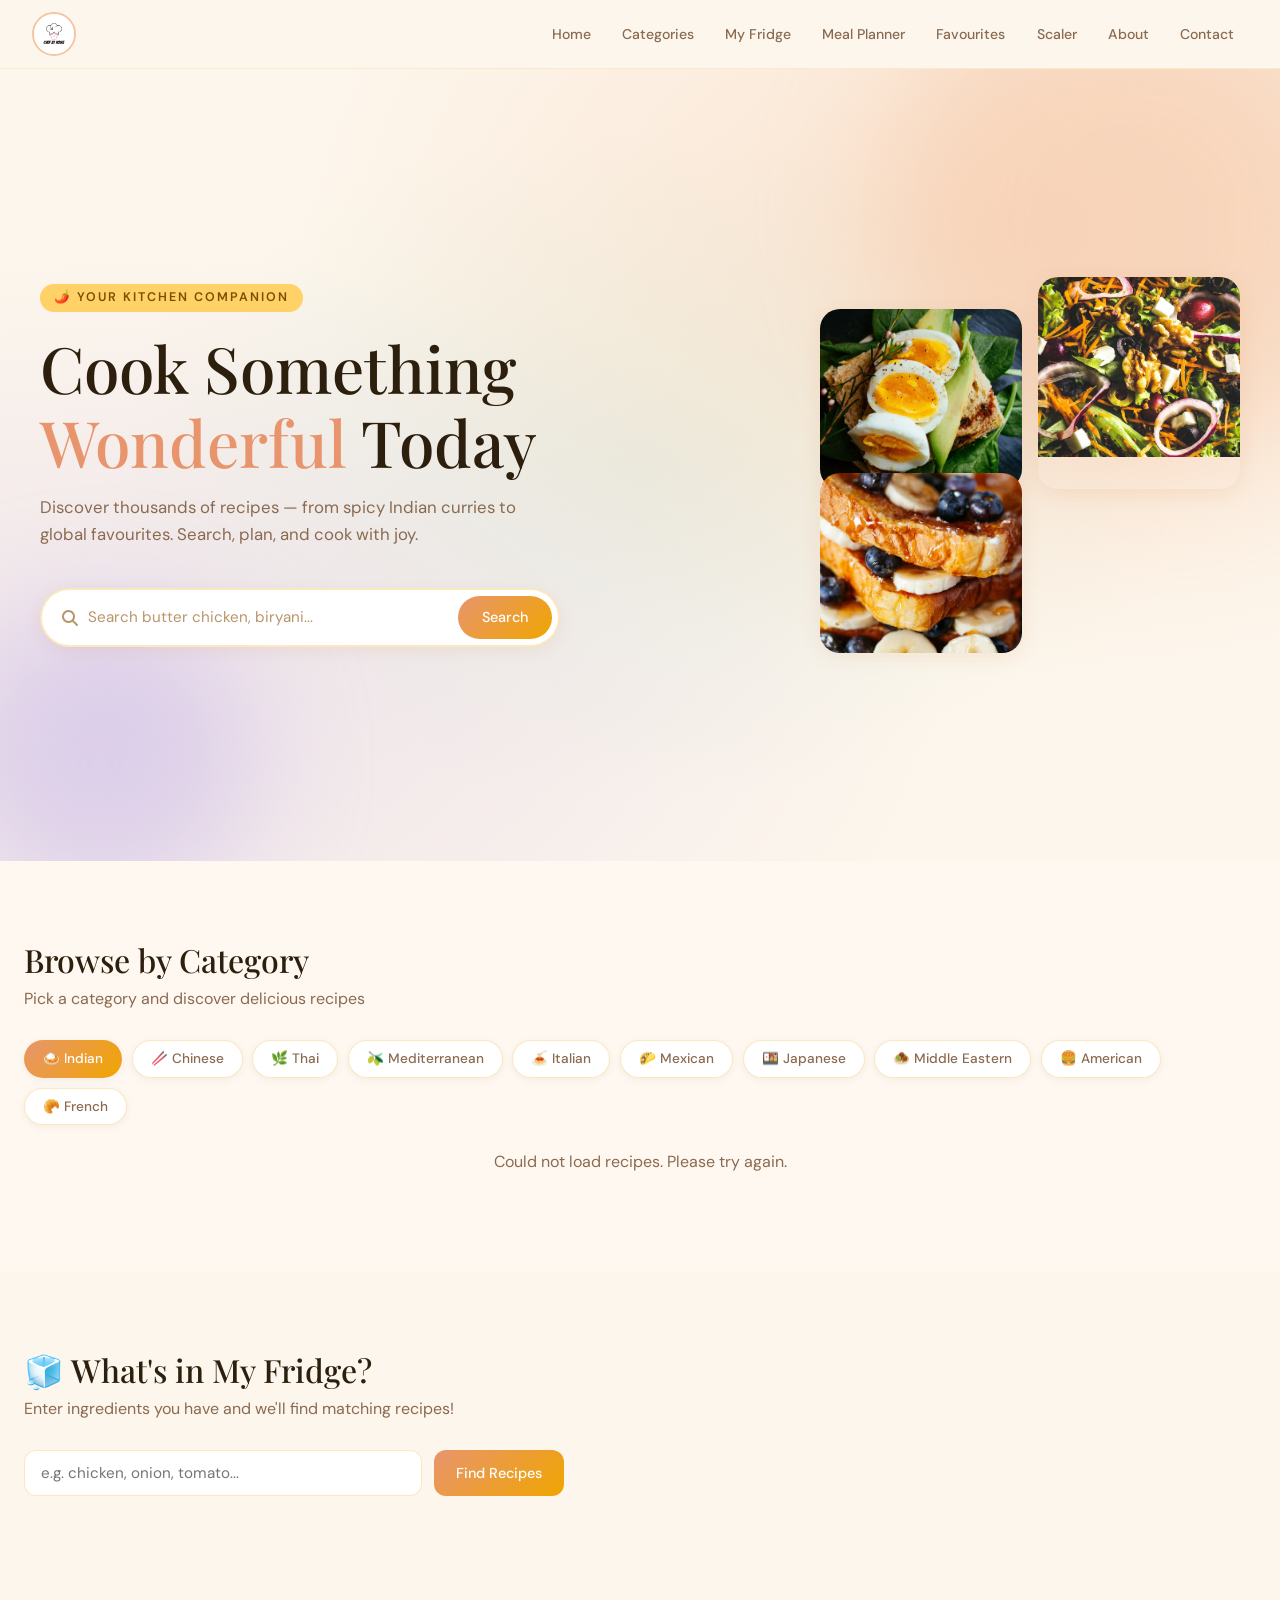
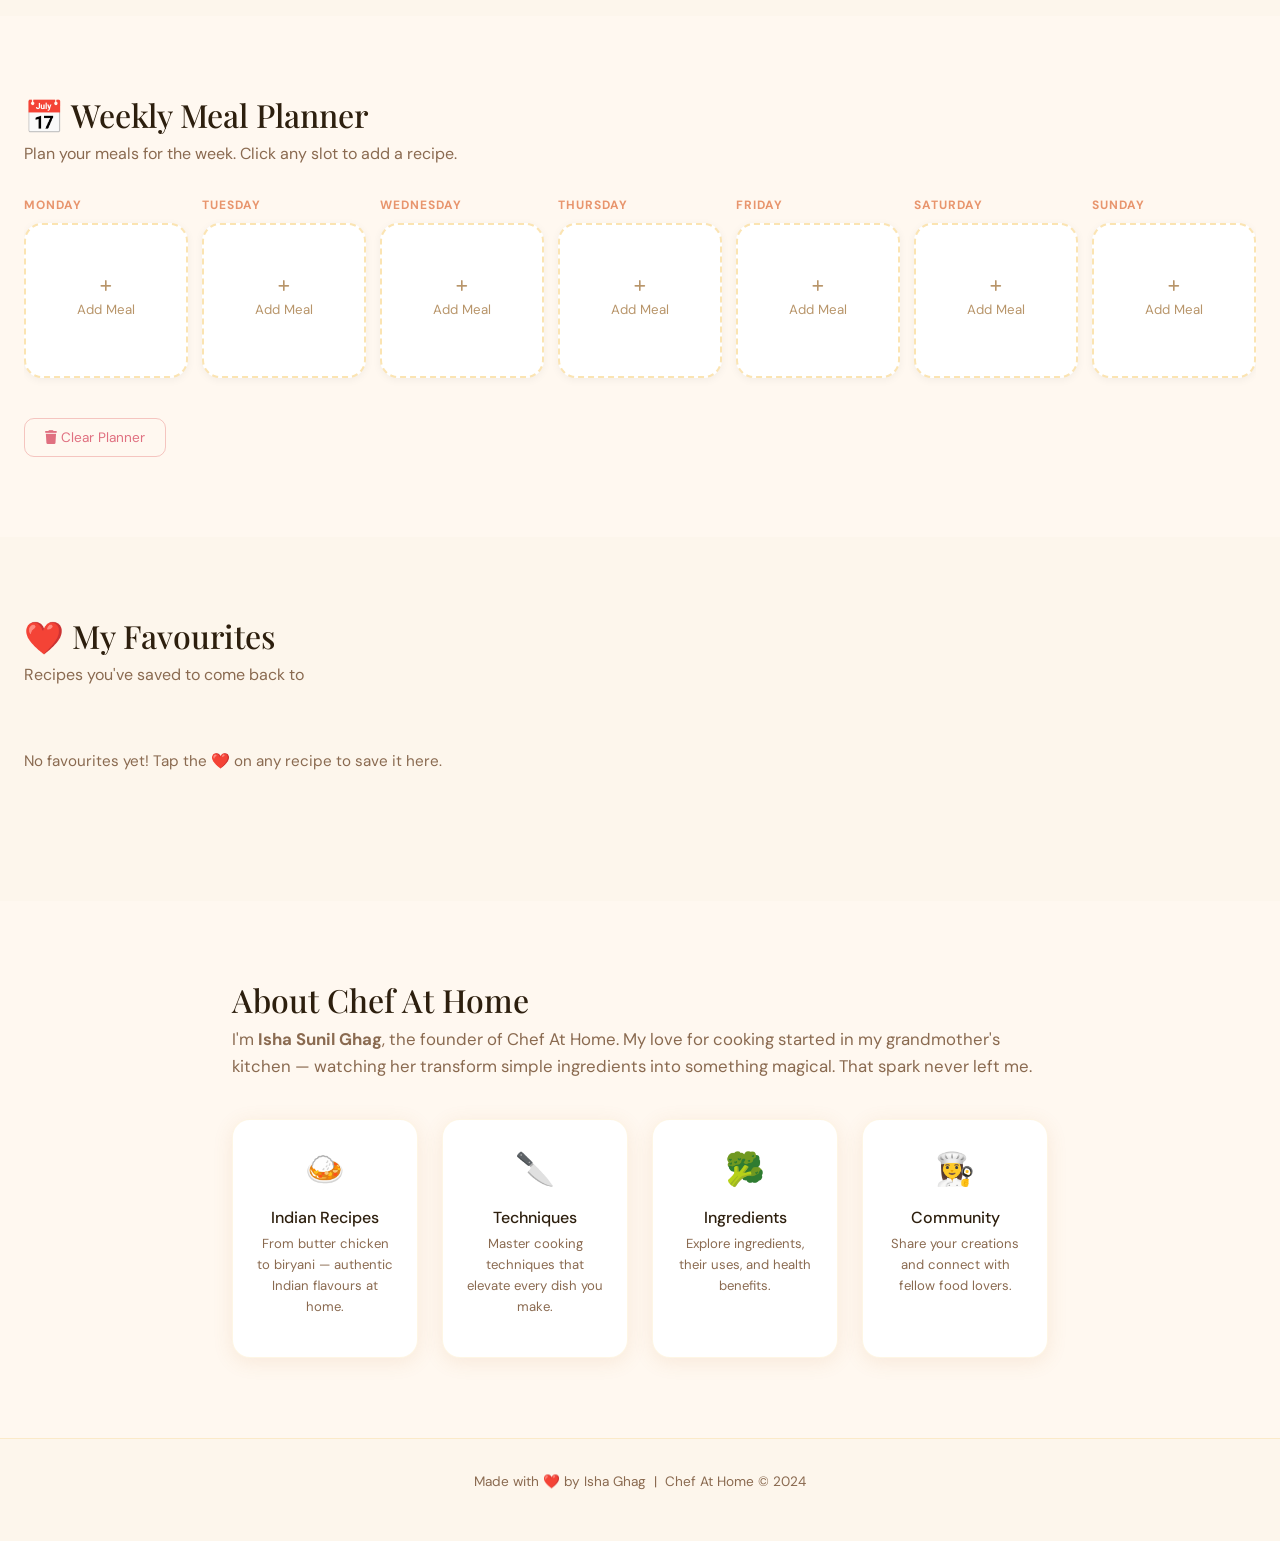
<file: index.html>
<!DOCTYPE html>
<html lang="en">
<head>
    <meta charset="UTF-8">
    <meta name="viewport" content="width=device-width, initial-scale=1.0">
    <title>Chef At Home</title>
    <link rel="preconnect" href="https://fonts.googleapis.com">
    <link href="https://fonts.googleapis.com/css2?family=Playfair+Display:wght@400;700&family=DM+Sans:wght@300;400;500;600&display=swap" rel="stylesheet">
    <link href="https://cdn.jsdelivr.net/npm/bootstrap@5.2.1/dist/css/bootstrap.min.css" rel="stylesheet">
    <link rel="stylesheet" href="https://cdnjs.cloudflare.com/ajax/libs/font-awesome/6.4.0/css/all.min.css">
    <link rel="stylesheet" href="style.css">
</head>
<body>
 
<header>
    <nav class="custom-navbar">
        <div class="nav-inner">
            <img class="logo" src="logo.png" alt="Chef At Home">
            <ul class="menu-list" id="main-menu">
                <li><a href="index.html">Home</a></li>
                <li><a href="#categories-section">Categories</a></li>
                <li><a href="#fridge-section">My Fridge</a></li>
                <li><a href="#planner-section">Meal Planner</a></li>
                <li><a href="#favourites-section">Favourites</a></li>
                <li><a href="scaler.html">Scaler</a></li>
                <li><a href="#AboutUs">About</a></li>
                <li><a href="contact.html">Contact</a></li>
            </ul>
            <button class="hamburger" id="hamburger"><i class="fas fa-bars"></i></button>
        </div>
    </nav>
</header>
 
<!-- HERO -->
<section class="hero">
    <div class="hero-blob hero-blob-1"></div>
    <div class="hero-blob hero-blob-2"></div>
    <div class="hero-inner">
        <div class="hero-text">
            <span class="hero-tag">🌶️ Your Kitchen Companion</span>
            <h1>Cook Something<br><span>Wonderful</span> Today</h1>
            <p class="hero-sub">Discover thousands of recipes — from spicy Indian curries to global favourites. Search, plan, and cook with joy.</p>
            <div id="search-bar-container">
                <i class="fas fa-search search-icon"></i>
                <input id="input-box" type="text" placeholder="Search butter chicken, biryani...">
                <button id="search-button">Search</button>
            </div>
        </div>
        <div class="hero-image-wrap">
            <div class="hero-img-card"><img src="carousel1(2) (1).jpg" alt="Recipe"></div>
            <div class="hero-img-card"><img src="carousel2.jpg" alt="Recipe"></div>
            <div class="hero-img-card"><img src="carousel3.jpg" alt="Recipe"></div>
        </div>
    </div>
</section>
 
<!-- SEARCH RESULTS -->
<section class="section-pad" id="results-section" style="display:none;">
    <div class="container-fluid px-4">
        <h2 class="section-title">Search Results</h2>
        <div id="fooditem" class="recipe-grid"></div>
        <p id="error-message" style="display:none; color:var(--text-muted); text-align:center; margin-top:1.5rem;">No recipes found 😥 Try another name!</p>
    </div>
</section>
 
<!-- CATEGORIES -->
<section class="section-pad section-alt" id="categories-section">
    <div class="container-fluid px-4">
        <h2 class="section-title">Browse by Category</h2>
        <p class="section-sub">Pick a category and discover delicious recipes</p>
        <div class="category-pills">
            <button class="cat-btn active" data-cat="Indian">🍛 Indian</button>
            <button class="cat-btn" data-cat="Chinese">🥢 Chinese</button>
            <button class="cat-btn" data-cat="Thai">🌿 Thai</button>
            <button class="cat-btn" data-cat="Mediterranean">🫒 Mediterranean</button>
            <button class="cat-btn" data-cat="Italian">🍝 Italian</button>
            <button class="cat-btn" data-cat="Mexican">🌮 Mexican</button>
            <button class="cat-btn" data-cat="Japanese">🍱 Japanese</button>
            <button class="cat-btn" data-cat="Middle Eastern">🧆 Middle Eastern</button>
            <button class="cat-btn" data-cat="American">🍔 American</button>
            <button class="cat-btn" data-cat="French">🥐 French</button>
        </div>
        <div id="category-results" class="recipe-grid"></div>
    </div>
</section>
 
<!-- WHAT'S IN MY FRIDGE -->
<section class="section-pad" id="fridge-section">
    <div class="container-fluid px-4">
        <h2 class="section-title">🧊 What's in My Fridge?</h2>
        <p class="section-sub">Enter ingredients you have and we'll find matching recipes!</p>
        <div class="fridge-input-row">
            <input id="fridge-input" type="text" placeholder="e.g. chicken, onion, tomato...">
            <button id="fridge-btn">Find Recipes</button>
        </div>
        <div id="fridge-tags" class="fridge-tags"></div>
        <div id="fridge-results" class="recipe-grid mt-4"></div>
    </div>
</section>
 
<!-- MEAL PLANNER -->
<section class="section-pad section-alt" id="planner-section">
    <div class="container-fluid px-4">
        <h2 class="section-title">📅 Weekly Meal Planner</h2>
        <p class="section-sub">Plan your meals for the week. Click any slot to add a recipe.</p>
        <div class="planner-grid">
            <div class="planner-day"><div class="day-label">Monday</div><div class="meal-slot" data-day="Monday" onclick="openPlannerSearch('Monday')"><i class="fas fa-plus"></i><span>Add Meal</span></div></div>
            <div class="planner-day"><div class="day-label">Tuesday</div><div class="meal-slot" data-day="Tuesday" onclick="openPlannerSearch('Tuesday')"><i class="fas fa-plus"></i><span>Add Meal</span></div></div>
            <div class="planner-day"><div class="day-label">Wednesday</div><div class="meal-slot" data-day="Wednesday" onclick="openPlannerSearch('Wednesday')"><i class="fas fa-plus"></i><span>Add Meal</span></div></div>
            <div class="planner-day"><div class="day-label">Thursday</div><div class="meal-slot" data-day="Thursday" onclick="openPlannerSearch('Thursday')"><i class="fas fa-plus"></i><span>Add Meal</span></div></div>
            <div class="planner-day"><div class="day-label">Friday</div><div class="meal-slot" data-day="Friday" onclick="openPlannerSearch('Friday')"><i class="fas fa-plus"></i><span>Add Meal</span></div></div>
            <div class="planner-day"><div class="day-label">Saturday</div><div class="meal-slot" data-day="Saturday" onclick="openPlannerSearch('Saturday')"><i class="fas fa-plus"></i><span>Add Meal</span></div></div>
            <div class="planner-day"><div class="day-label">Sunday</div><div class="meal-slot" data-day="Sunday" onclick="openPlannerSearch('Sunday')"><i class="fas fa-plus"></i><span>Add Meal</span></div></div>
        </div>
        <button class="clear-planner-btn" onclick="clearPlanner()"><i class="fas fa-trash"></i> Clear Planner</button>
    </div>
</section>
 
<!-- FAVOURITES -->
<section class="section-pad" id="favourites-section">
    <div class="container-fluid px-4">
        <h2 class="section-title">❤️ My Favourites</h2>
        <p class="section-sub">Recipes you've saved to come back to</p>
        <div id="favourites-grid" class="recipe-grid">
            <p class="empty-fav" id="empty-fav-msg">No favourites yet! Tap the ❤️ on any recipe to save it here.</p>
        </div>
    </div>
</section>
 
<!-- ABOUT -->
<section class="section-pad section-alt" id="AboutUs">
    <div class="about-inner">
        <h2 class="section-title">About Chef At Home</h2>
        <p>I'm <strong>Isha Sunil Ghag</strong>, the founder of Chef At Home. My love for cooking started in my grandmother's kitchen — watching her transform simple ingredients into something magical. That spark never left me.</p>
        <div class="about-cards">
            <div class="about-card"><span>🍛</span><h4>Indian Recipes</h4><p>From butter chicken to biryani — authentic Indian flavours at home.</p></div>
            <div class="about-card"><span>🔪</span><h4>Techniques</h4><p>Master cooking techniques that elevate every dish you make.</p></div>
            <div class="about-card"><span>🥦</span><h4>Ingredients</h4><p>Explore ingredients, their uses, and health benefits.</p></div>
            <div class="about-card"><span>👩‍🍳</span><h4>Community</h4><p>Share your creations and connect with fellow food lovers.</p></div>
        </div>
    </div>
</section>
 
<footer class="site-footer">
    <p>Made with ❤️ by Isha Ghag &nbsp;|&nbsp; Chef At Home © 2024</p>
</footer>
 
<!-- RECIPE DETAIL MODAL -->
<div class="modal fade" id="recipeModal" tabindex="-1" aria-hidden="true">
    <div class="modal-dialog modal-lg modal-dialog-scrollable">
        <div class="modal-content recipe-modal-content">
            <div class="modal-header">
                <button type="button" class="btn-close" data-bs-dismiss="modal"></button>
            </div>
            <div id="foodsDetails" class="modal-body p-4"></div>
        </div>
    </div>
</div>
 
<!-- PLANNER SEARCH MODAL -->
<div class="modal fade" id="plannerModal" tabindex="-1" aria-hidden="true">
    <div class="modal-dialog">
        <div class="modal-content recipe-modal-content">
            <div class="modal-header">
                <h5 class="modal-title" id="plannerModalTitle" style="font-family:'Playfair Display',serif;">Add Meal</h5>
                <button type="button" class="btn-close" data-bs-dismiss="modal"></button>
            </div>
            <div class="modal-body p-3">
                <div class="fridge-input-row mb-3">
                    <input id="planner-search-input" type="text" placeholder="Search a recipe to add...">
                    <button onclick="searchForPlanner()">Search</button>
                </div>
                <div id="planner-search-results" class="planner-search-list"></div>
            </div>
        </div>
    </div>
</div>
 
<script src="https://cdn.jsdelivr.net/npm/bootstrap@5.2.1/dist/js/bootstrap.bundle.min.js"></script>
<script src="script.js"></script>
<script>
    document.getElementById('hamburger').addEventListener('click', () => {
        document.getElementById('main-menu').classList.toggle('open');
    });
</script>
</body>
</html>
</file>
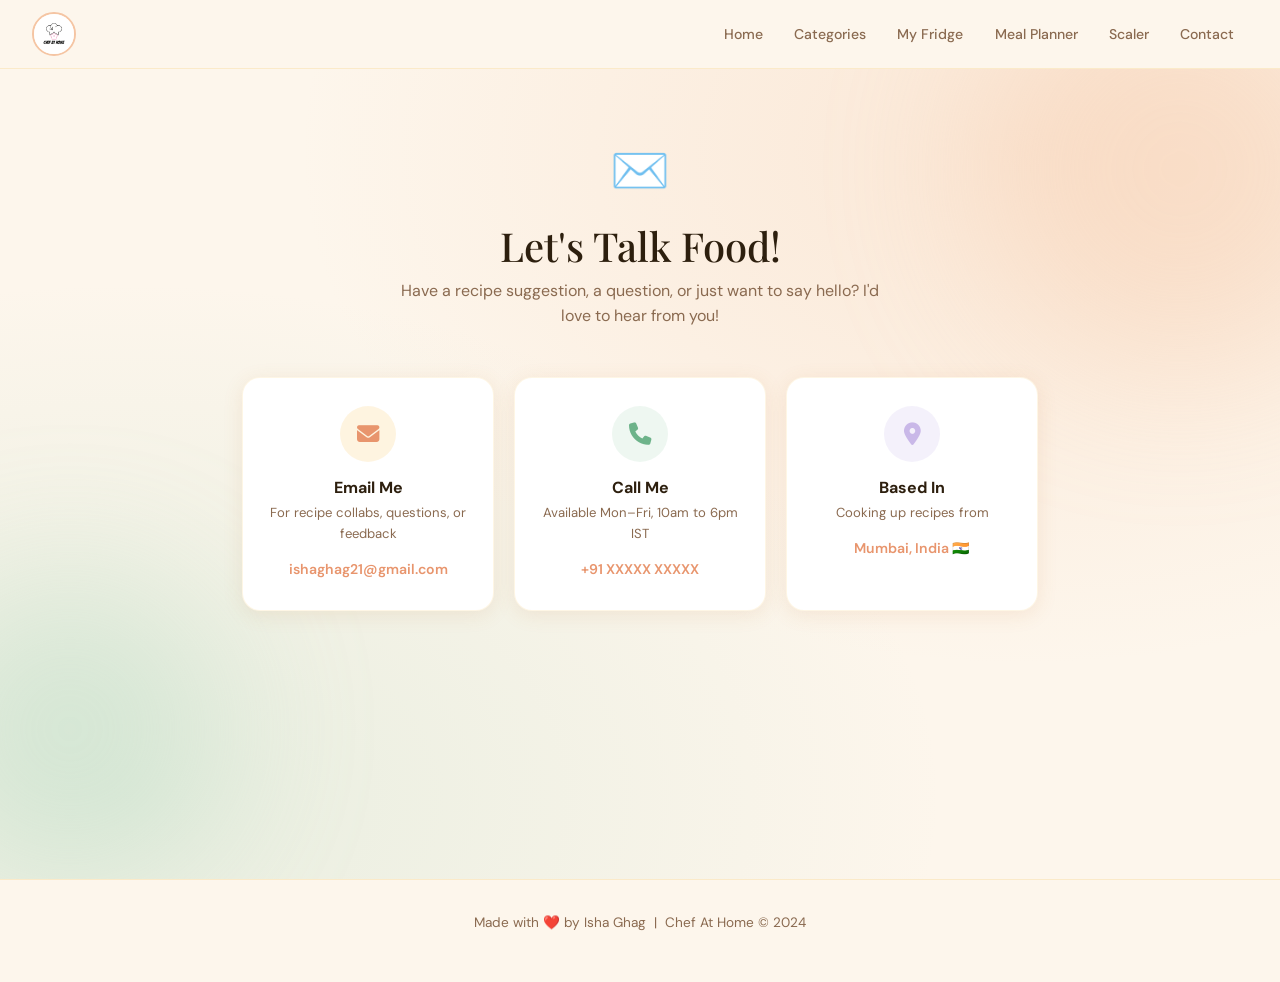
<file: contact.html>
<!DOCTYPE html>
<html lang="en">
<head>
    <meta charset="UTF-8">
    <meta name="viewport" content="width=device-width, initial-scale=1.0">
    <title>Contact – Chef At Home</title>
    <link rel="preconnect" href="https://fonts.googleapis.com">
    <link href="https://fonts.googleapis.com/css2?family=Playfair+Display:wght@400;700&family=DM+Sans:wght@300;400;500;600&display=swap" rel="stylesheet">
    <link href="https://cdn.jsdelivr.net/npm/bootstrap@5.2.1/dist/css/bootstrap.min.css" rel="stylesheet">
    <link rel="stylesheet" href="https://cdnjs.cloudflare.com/ajax/libs/font-awesome/6.4.0/css/all.min.css">
    <link rel="stylesheet" href="style.css">
</head>
<body>
 
<header>
    <nav class="custom-navbar">
        <div class="nav-inner">
            <img class="logo" src="logo.png" alt="Chef At Home" onclick="location.href='index.html'">
            <ul class="menu-list" id="main-menu">
                <li><a href="index.html">Home</a></li>
                <li><a href="index.html#categories-section">Categories</a></li>
                <li><a href="index.html#fridge-section">My Fridge</a></li>
                <li><a href="index.html#planner-section">Meal Planner</a></li>
                <li><a href="scaler.html">Scaler</a></li>
                <li><a href="contact.html">Contact</a></li>
            </ul>
            <button class="hamburger" id="hamburger"><i class="fas fa-bars"></i></button>
        </div>
    </nav>
</header>
 
<main class="contact-page-wrap">
    <!-- decorative blobs -->
    <div class="contact-blob contact-blob-1"></div>
    <div class="contact-blob contact-blob-2"></div>
 
    <div class="contact-page-inner">
        <div class="contact-page-header">
            <span class="contact-emoji">✉️</span>
            <h1>Let's Talk Food!</h1>
            <p>Have a recipe suggestion, a question, or just want to say hello? I'd love to hear from you!</p>
        </div>
 
        <div class="contact-cards-row">
            <div class="contact-card-big">
                <div class="contact-card-icon" style="background:rgba(240,165,0,0.12);">
                    <i class="fas fa-envelope" style="color:var(--peach-dark);"></i>
                </div>
                <h4>Email Me</h4>
                <p>For recipe collabs, questions, or feedback</p>
                <a href="mailto:ishaghag21@gmail.com" class="contact-link">ishaghag21@gmail.com</a>
            </div>
 
            <div class="contact-card-big">
                <div class="contact-card-icon" style="background:rgba(168,213,186,0.2);">
                    <i class="fas fa-phone" style="color:var(--mint-dark);"></i>
                </div>
                <h4>Call Me</h4>
                <p>Available Mon–Fri, 10am to 6pm IST</p>
                <a href="tel:+91XXXXXXXXXX" class="contact-link">+91 XXXXX XXXXX</a>
            </div>
 
            <div class="contact-card-big">
                <div class="contact-card-icon" style="background:rgba(201,184,232,0.2);">
                    <i class="fas fa-map-marker-alt" style="color:var(--lavender);"></i>
                </div>
                <h4>Based In</h4>
                <p>Cooking up recipes from</p>
                <span class="contact-link" style="cursor:default;">Mumbai, India 🇮🇳</span>
            </div>
        </div>
    </div>
</main>
 
<footer class="site-footer">
    <p>Made with ❤️ by Isha Ghag &nbsp;|&nbsp; Chef At Home © 2024</p>
</footer>
 
<script>
function submitForm() {
    const name = document.getElementById('cf-name').value;
    const email = document.getElementById('cf-email').value;
    const message = document.getElementById('cf-message').value;
    if (!name || !email || !message) { alert('Please fill in all required fields.'); return; }
    // Show success (in a real app you'd send to a backend)
    document.getElementById('form-success').style.display = 'block';
    document.getElementById('cf-name').value = '';
    document.getElementById('cf-email').value = '';
    document.getElementById('cf-subject').value = '';
    document.getElementById('cf-message').value = '';
}
document.getElementById('hamburger').addEventListener('click', () => {
    document.getElementById('main-menu').classList.toggle('open');
});
</script>
</body>
</html>
</file>
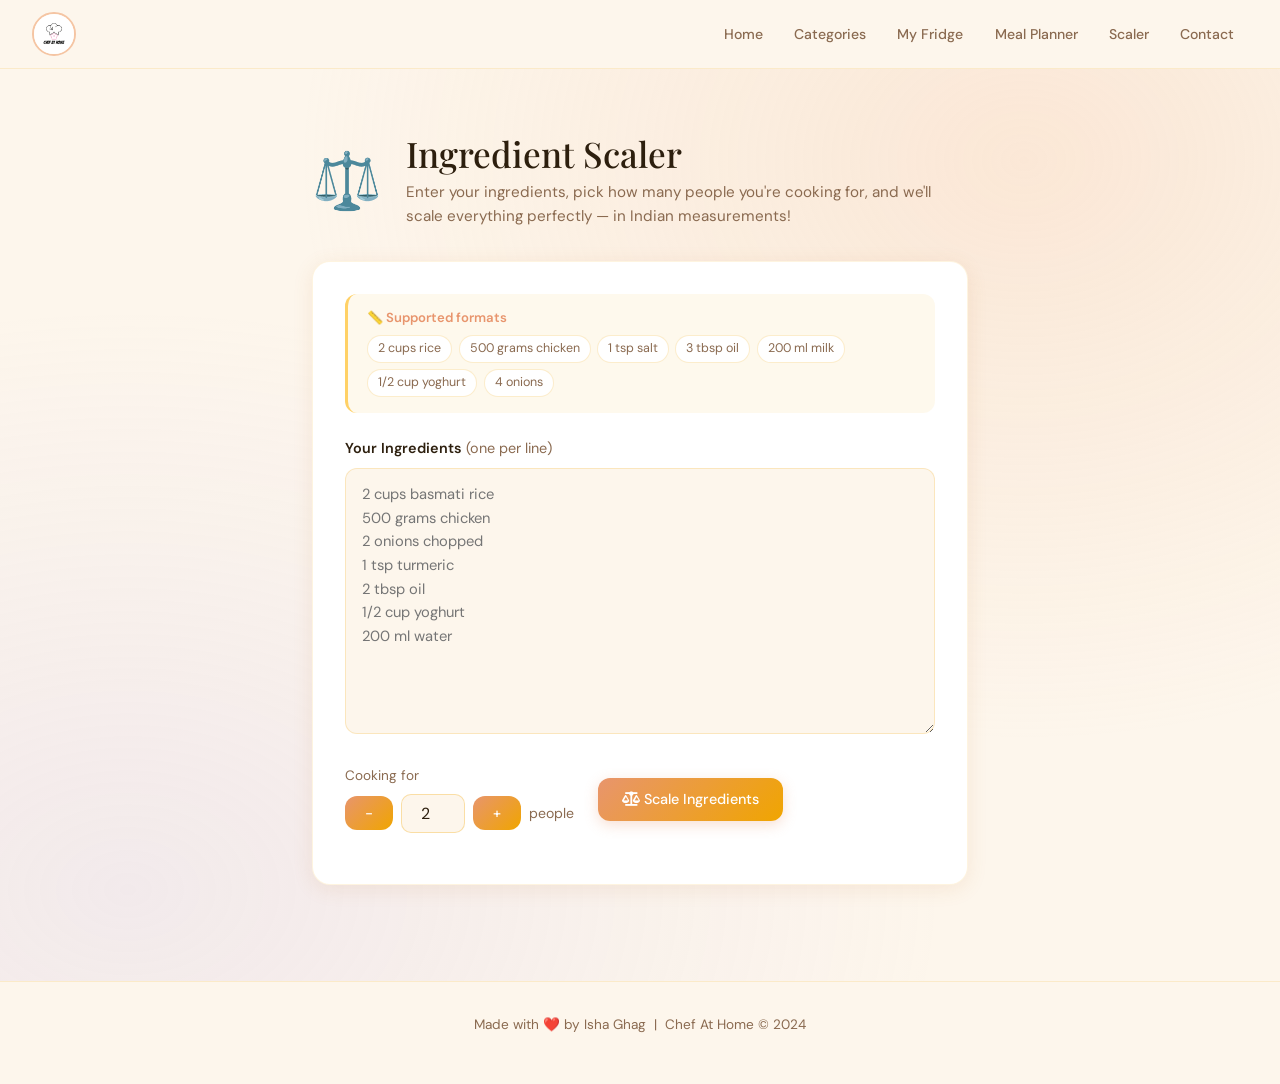
<file: scaler.html>
<!DOCTYPE html>
<html lang="en">
<head>
    <meta charset="UTF-8">
    <meta name="viewport" content="width=device-width, initial-scale=1.0">
    <title>Ingredient Scaler – Chef At Home</title>
    <link rel="preconnect" href="https://fonts.googleapis.com">
    <link href="https://fonts.googleapis.com/css2?family=Playfair+Display:wght@400;700&family=DM+Sans:wght@300;400;500;600&display=swap" rel="stylesheet">
    <link href="https://cdn.jsdelivr.net/npm/bootstrap@5.2.1/dist/css/bootstrap.min.css" rel="stylesheet">
    <link rel="stylesheet" href="https://cdnjs.cloudflare.com/ajax/libs/font-awesome/6.4.0/css/all.min.css">
    <link rel="stylesheet" href="style.css">
</head>
<body>
 
<header>
    <nav class="custom-navbar">
        <div class="nav-inner">
            <img class="logo" src="logo.png" alt="Chef At Home" onclick="location.href='index.html'">
            <ul class="menu-list" id="main-menu">
                <li><a href="index.html">Home</a></li>
                <li><a href="index.html#categories-section">Categories</a></li>
                <li><a href="index.html#fridge-section">My Fridge</a></li>
                <li><a href="index.html#planner-section">Meal Planner</a></li>
                <li><a href="scaler.html">Scaler</a></li>
                <li><a href="contact.html">Contact</a></li>
            </ul>
            <button class="hamburger" id="hamburger"><i class="fas fa-bars"></i></button>
        </div>
    </nav>
</header>
 
<main class="scaler-page-wrap">
    <div class="scaler-page">
        <div class="scaler-hero">
            <span class="scaler-emoji">⚖️</span>
            <div>
                <h1>Ingredient Scaler</h1>
                <p>Enter your ingredients, pick how many people you're cooking for, and we'll scale everything perfectly — in Indian measurements!</p>
            </div>
        </div>
 
        <div class="scaler-card">
            <div class="scaler-unit-guide">
                <h6>📏 Supported formats</h6>
                <div class="unit-examples">
                    <span>2 cups rice</span>
                    <span>500 grams chicken</span>
                    <span>1 tsp salt</span>
                    <span>3 tbsp oil</span>
                    <span>200 ml milk</span>
                    <span>1/2 cup yoghurt</span>
                    <span>4 onions</span>
                </div>
            </div>
 
            <label class="scaler-label">Your Ingredients <span>(one per line)</span></label>
            <textarea id="ingredientsInput" rows="10" placeholder="2 cups basmati rice&#10;500 grams chicken&#10;2 onions chopped&#10;1 tsp turmeric&#10;2 tbsp oil&#10;1/2 cup yoghurt&#10;200 ml water"></textarea>
 
            <div class="scaler-controls">
                <div class="scaler-control-group">
                    <label for="numberOfPeople">Cooking for</label>
                    <div class="scaler-number-row">
                        <button onclick="changeServings(-1)" class="serving-btn">−</button>
                        <input type="number" id="numberOfPeople" min="1" value="2">
                        <button onclick="changeServings(1)" class="serving-btn">+</button>
                        <span class="serving-label">people</span>
                    </div>
                </div>
                <button onclick="scaleIngredients()" class="scale-btn">
                    <i class="fas fa-balance-scale"></i> Scale Ingredients
                </button>
            </div>
        </div>
 
        <div class="scaler-result-wrap" id="scaler-result-section" style="display:none;">
            <div class="scaler-result-header">
                <h2>Scaled for <span id="result-servings"></span> people</h2>
                <button onclick="copyResults()" class="copy-btn"><i class="fas fa-copy"></i> Copy</button>
            </div>
            <div class="scaler-result-list" id="scaledIngredients"></div>
        </div>
    </div>
</main>
 
<footer class="site-footer">
    <p>Made with ❤️ by Isha Ghag &nbsp;|&nbsp; Chef At Home © 2024</p>
</footer>
 
<script>
// Indian unit conversion map (oz/lb → grams/kg)
const unitConversions = {
    'oz': { factor: 28.35, to: 'grams' },
    'lb': { factor: 453.6, to: 'grams' },
    'lbs': { factor: 453.6, to: 'grams' },
    'fl oz': { factor: 29.57, to: 'ml' },
};
 
// Friendly Indian display
const indianUnits = ['grams', 'kg', 'ml', 'l', 'tsp', 'tbsp', 'cup', 'cups', 'pinch', 'handful'];
 
function changeServings(delta) {
    const input = document.getElementById('numberOfPeople');
    const val = parseInt(input.value) + delta;
    if (val >= 1) input.value = val;
}
 
function parseFraction(str) {
    if (str.includes('/')) {
        const parts = str.split('/');
        return parseFloat(parts[0]) / parseFloat(parts[1]);
    }
    return parseFloat(str);
}
 
function formatNumber(n) {
    if (Number.isInteger(n)) return n.toString();
    // Convert to nice fractions for small numbers
    const fracs = [[0.25,'¼'],[0.5,'½'],[0.75,'¾'],[0.33,'⅓'],[0.67,'⅔']];
    const whole = Math.floor(n);
    const dec = n - whole;
    for (const [val, sym] of fracs) {
        if (Math.abs(dec - val) < 0.05) {
            return whole > 0 ? `${whole}${sym}` : sym;
        }
    }
    return n.toFixed(1);
}
 
function convertToIndian(qty, unit) {
    const unitLower = unit.toLowerCase().trim();
    if (unitConversions[unitLower]) {
        const conv = unitConversions[unitLower];
        let newQty = qty * conv.factor;
        let newUnit = conv.to;
        // Convert grams to kg if large
        if (newUnit === 'grams' && newQty >= 1000) {
            newQty = newQty / 1000;
            newUnit = 'kg';
        }
        if (newUnit === 'ml' && newQty >= 1000) {
            newQty = newQty / 1000;
            newUnit = 'litres';
        }
        return { qty: newQty, unit: newUnit };
    }
    // Already Indian — just clean up grams to kg if large
    if ((unitLower === 'grams' || unitLower === 'gram' || unitLower === 'g') && qty >= 1000) {
        return { qty: qty / 1000, unit: 'kg' };
    }
    if ((unitLower === 'ml') && qty >= 1000) {
        return { qty: qty / 1000, unit: 'litres' };
    }
    return { qty, unit };
}
 
function scaleIngredients() {
    const input = document.getElementById('ingredientsInput').value.trim();
    const servings = parseFloat(document.getElementById('numberOfPeople').value);
    if (!input || isNaN(servings) || servings <= 0) {
        alert('Please enter valid ingredients and serving count.');
        return;
    }
 
    const lines = input.split('\n').filter(l => l.trim());
    const container = document.getElementById('scaledIngredients');
    container.innerHTML = '';
 
    for (const line of lines) {
        const parts = line.trim().split(' ');
        const qty = parseFraction(parts[0]);
        const rest = parts.slice(1).join(' ');
 
        const div = document.createElement('div');
        div.className = 'scaler-result-item';
 
        if (isNaN(qty)) {
            // No number — just show as-is
            div.innerHTML = `<span class="result-qty">—</span> <span class="result-ing">${line}</span>`;
        } else {
            const scaledQty = qty * servings;
            // Check if second word is a unit
            const unitWord = parts[1] || '';
            const ingName = parts.slice(2).join(' ') || parts.slice(1).join(' ');
            const converted = convertToIndian(scaledQty, unitWord);
 
            div.innerHTML = `<span class="result-qty">${formatNumber(converted.qty)}</span> <span class="result-unit">${converted.unit}</span> <span class="result-ing">${ingName || unitWord}</span>`;
        }
 
        container.appendChild(div);
    }
 
    document.getElementById('result-servings').textContent = servings;
    document.getElementById('scaler-result-section').style.display = 'block';
    document.getElementById('scaler-result-section').scrollIntoView({ behavior: 'smooth' });
}
 
function copyResults() {
    const items = document.querySelectorAll('.scaler-result-item');
    const text = Array.from(items).map(i => i.textContent.trim()).join('\n');
    navigator.clipboard.writeText(text).then(() => {
        const btn = document.querySelector('.copy-btn');
        btn.innerHTML = '<i class="fas fa-check"></i> Copied!';
        setTimeout(() => btn.innerHTML = '<i class="fas fa-copy"></i> Copy', 2000);
    });
}
 
document.getElementById('hamburger').addEventListener('click', () => {
    document.getElementById('main-menu').classList.toggle('open');
});
</script>
</body>
</html>
</file>
<file: style.css>
/* ===================== VARIABLES ===================== */
:root {
    --cream: #fdf6ec;
    --peach: #f5c5a3;
    --peach-dark: #e8956d;
    --saffron: #f0a500;
    --saffron-light: #ffd166;
    --rose: #f4a5ae;
    --rose-dark: #e07080;
    --mint: #a8d5ba;
    --mint-dark: #6db38a;
    --lavender: #c9b8e8;
    --bg: #fdf6ec;
    --bg2: #fff8f0;
    --card-bg: #ffffff;
    --text: #2d1f0e;
    --text-muted: #8a6a50;
    --text-light: #b8956a;
    --radius: 18px;
    --shadow: 0 4px 20px rgba(200,120,60,0.12);
    --shadow-hover: 0 8px 32px rgba(200,120,60,0.2);
}
 
* { box-sizing: border-box; margin: 0; padding: 0; }
 
body {
    font-family: 'DM Sans', sans-serif;
    background: var(--bg);
    color: var(--text);
    line-height: 1.6;
}
 
/* ===================== NAVBAR ===================== */
header {
    position: sticky; top: 0; z-index: 100;
    background: rgba(253,246,236,0.92);
    backdrop-filter: blur(12px);
    border-bottom: 1.5px solid rgba(240,165,0,0.15);
}
 
.custom-navbar { padding: 0 2rem; }
.nav-inner { display: flex; align-items: center; gap: 2rem; height: 68px; }
.logo { height: 44px; width: 44px; border-radius: 50%; object-fit: cover; cursor: pointer; border: 2px solid var(--peach); }
 
.menu-list { list-style: none; display: flex; gap: 0.2rem; margin: 0; padding: 0; flex-wrap: wrap; margin-left: auto; }
.menu-list li a {
    color: var(--text-muted); text-decoration: none; font-size: 0.88rem;
    padding: 6px 14px; border-radius: 30px; transition: all 0.2s; font-weight: 500;
}
.menu-list li a:hover { color: var(--text); background: var(--peach); color: white; }
 
.hamburger { display: none; background: none; border: none; color: var(--text); font-size: 1.4rem; margin-left: auto; cursor: pointer; }
 
/* ===================== HERO ===================== */
.hero {
    min-height: 88vh;
    display: flex; align-items: center;
    padding: 4rem 2rem;
    background:
        radial-gradient(ellipse at 80% 20%, rgba(245,197,163,0.4) 0%, transparent 50%),
        radial-gradient(ellipse at 10% 80%, rgba(201,184,232,0.3) 0%, transparent 50%),
        radial-gradient(ellipse at 50% 50%, rgba(168,213,186,0.2) 0%, transparent 60%),
        var(--bg);
    position: relative; overflow: hidden;
}
 
.hero-blob {
    position: absolute; border-radius: 50%; filter: blur(60px); opacity: 0.5; pointer-events: none;
}
.hero-blob-1 { width: 500px; height: 500px; background: var(--peach); right: -100px; top: -100px; }
.hero-blob-2 { width: 300px; height: 300px; background: var(--lavender); left: -50px; bottom: -50px; }
 
.hero-inner { display: flex; align-items: center; gap: 4rem; max-width: 1200px; margin: 0 auto; width: 100%; position: relative; z-index: 1; }
.hero-text { flex: 1; }
 
.hero-tag {
    display: inline-block;
    background: var(--saffron-light); color: #7a4f00;
    font-size: 0.78rem; letter-spacing: 2px; text-transform: uppercase;
    padding: 4px 14px; border-radius: 20px; margin-bottom: 1.2rem; font-weight: 600;
}
 
.hero-text h1 {
    font-family: 'Playfair Display', serif;
    font-size: clamp(2.4rem, 5.5vw, 4rem);
    line-height: 1.15; margin-bottom: 1rem; color: var(--text);
}
.hero-text h1 span { color: var(--peach-dark); }
.hero-sub { color: var(--text-muted); font-size: 1.05rem; margin-bottom: 2.5rem; max-width: 480px; }
 
.hero-image-wrap { flex: 1; display: grid; grid-template-columns: 1fr 1fr; gap: 1rem; max-width: 420px; }
.hero-img-card { border-radius: 20px; overflow: hidden; box-shadow: var(--shadow); }
.hero-img-card img { width: 100%; height: 180px; object-fit: cover; display: block; }
.hero-img-card:first-child { margin-top: 2rem; }
.hero-img-card:last-child { margin-top: -2rem; }
 
/* ===================== SEARCH BAR ===================== */
#search-bar-container {
    display: flex; align-items: center;
    background: white;
    border: 2px solid rgba(240,165,0,0.25);
    border-radius: 50px;
    padding: 6px 6px 6px 20px;
    max-width: 520px;
    box-shadow: 0 4px 16px rgba(200,120,60,0.1);
    transition: border-color 0.2s, box-shadow 0.2s;
}
#search-bar-container:focus-within { border-color: var(--peach-dark); box-shadow: 0 4px 20px rgba(200,120,60,0.2); }
.search-icon { color: var(--text-light); margin-right: 10px; }
#input-box { flex: 1; background: none; border: none; color: var(--text); font-size: 0.95rem; outline: none; }
#input-box::placeholder { color: var(--text-light); }
#search-button {
    background: linear-gradient(135deg, var(--peach-dark), var(--saffron));
    color: white; border: none; padding: 10px 24px;
    border-radius: 40px; font-size: 0.9rem; cursor: pointer;
    transition: opacity 0.2s; font-weight: 500;
}
#search-button:hover { opacity: 0.88; }
 
/* ===================== SECTIONS ===================== */
.section-pad { padding: 5rem 0; }
.section-title { font-family: 'Playfair Display', serif; font-size: 2rem; margin-bottom: 0.4rem; color: var(--text); }
.section-sub { color: var(--text-muted); margin-bottom: 1.8rem; }
 
.section-alt { background: var(--bg2); }
 
/* ===================== RECIPE GRID ===================== */
.recipe-grid { display: grid; grid-template-columns: repeat(auto-fill, minmax(220px, 1fr)); gap: 1.5rem; }
 
.recipe-card {
    background: white; border-radius: var(--radius);
    overflow: hidden; transition: transform 0.25s, box-shadow 0.25s;
    box-shadow: var(--shadow); border: 1.5px solid rgba(240,165,0,0.1);
}
.recipe-card:hover { transform: translateY(-5px); box-shadow: var(--shadow-hover); }
 
.card-img-wrap { position: relative; }
.card-img-wrap img { width: 100%; height: 195px; object-fit: cover; display: block; }
 
.heart-btn {
    position: absolute; top: 10px; right: 10px;
    background: white; border: none; color: #ccc;
    width: 34px; height: 34px; border-radius: 50%;
    cursor: pointer; font-size: 0.85rem;
    transition: all 0.2s; box-shadow: 0 2px 8px rgba(0,0,0,0.12);
    display: flex; align-items: center; justify-content: center;
}
.heart-btn.active { color: var(--rose-dark); }
.heart-btn:hover { transform: scale(1.2); }
 
.heart-btn.lg {
    position: static; width: auto; border-radius: 30px;
    padding: 9px 18px; font-size: 0.88rem; gap: 6px;
    margin-top: 0.75rem; display: inline-flex; align-items: center;
    border: 1.5px solid var(--rose); color: var(--rose-dark);
    box-shadow: none;
}
.heart-btn.lg.active { background: var(--rose); color: white; }
 
.card-body-inner { padding: 1rem; }
.card-body-inner h5 { font-size: 0.92rem; margin-bottom: 0.4rem; line-height: 1.3; color: var(--text); font-weight: 600; }
.meal-cat {
    font-size: 0.72rem; color: var(--peach-dark);
    background: rgba(240,165,0,0.1); padding: 2px 10px; border-radius: 20px; font-weight: 500;
}
 
.view-btn {
    margin-top: 0.8rem; width: 100%;
    background: linear-gradient(135deg, var(--peach), var(--saffron-light));
    border: none; color: var(--text); padding: 8px; border-radius: 10px;
    font-size: 0.85rem; cursor: pointer; transition: opacity 0.2s; font-weight: 500;
}
.view-btn:hover { opacity: 0.85; }
 
/* ===================== CATEGORIES ===================== */
.category-pills { display: flex; flex-wrap: wrap; gap: 0.6rem; margin-bottom: 1.5rem; }
.cat-btn {
    background: white; border: 1.5px solid rgba(240,165,0,0.25);
    color: var(--text-muted); padding: 7px 18px;
    border-radius: 30px; font-size: 0.85rem; cursor: pointer;
    transition: all 0.2s; font-weight: 500; box-shadow: 0 2px 8px rgba(0,0,0,0.05);
}
.cat-btn:hover, .cat-btn.active {
    background: linear-gradient(135deg, var(--peach-dark), var(--saffron));
    border-color: transparent; color: white;
}
 
/* ===================== FRIDGE ===================== */
.fridge-input-row { display: flex; gap: 0.75rem; max-width: 540px; }
.fridge-input-row input {
    flex: 1; background: white; border: 1.5px solid rgba(240,165,0,0.25);
    border-radius: 12px; color: var(--text); font-size: 0.95rem; padding: 10px 16px; outline: none;
}
.fridge-input-row input:focus { border-color: var(--peach-dark); }
.fridge-input-row button {
    background: linear-gradient(135deg, var(--peach-dark), var(--saffron));
    color: white; border: none; padding: 10px 22px;
    border-radius: 12px; font-size: 0.9rem; cursor: pointer; font-weight: 500; white-space: nowrap;
}
.fridge-tags { display: flex; flex-wrap: wrap; gap: 0.5rem; margin-top: 1rem; }
.fridge-tag {
    background: rgba(240,165,0,0.1); border: 1px solid rgba(240,165,0,0.3);
    color: var(--peach-dark); padding: 4px 12px; border-radius: 20px; font-size: 0.83rem; font-weight: 500;
}
.fridge-tag i { margin-left: 6px; cursor: pointer; opacity: 0.6; }
.fridge-tag i:hover { opacity: 1; }
 
/* ===================== MEAL PLANNER ===================== */
.planner-grid { display: grid; grid-template-columns: repeat(7, 1fr); gap: 0.85rem; overflow-x: auto; padding-bottom: 1rem; }
.planner-day { min-width: 130px; }
.day-label { font-size: 0.75rem; font-weight: 700; letter-spacing: 1px; text-transform: uppercase; color: var(--peach-dark); margin-bottom: 0.5rem; }
 
.meal-slot {
    background: white; border: 2px dashed rgba(240,165,0,0.3);
    border-radius: var(--radius); min-height: 155px;
    display: flex; flex-direction: column; align-items: center; justify-content: center;
    color: var(--text-light); font-size: 0.83rem; cursor: pointer;
    transition: all 0.2s; gap: 0.4rem; position: relative; overflow: hidden;
    padding: 10px; text-align: center; box-shadow: 0 2px 8px rgba(0,0,0,0.05);
}
.meal-slot:hover { border-color: var(--peach-dark); color: var(--peach-dark); background: rgba(240,165,0,0.04); }
.meal-slot.has-meal { border-style: solid; border-color: var(--peach); cursor: default; padding: 0; }
.meal-slot.has-meal img { width: 100%; height: 100px; object-fit: cover; }
.meal-slot.has-meal p { font-size: 0.75rem; padding: 6px 8px; margin: 0; line-height: 1.3; color: var(--text); }
 
.remove-meal-btn {
    position: absolute; top: 5px; right: 5px;
    background: rgba(255,255,255,0.9); border: none; color: var(--rose-dark);
    width: 22px; height: 22px; border-radius: 50%; font-size: 0.65rem;
    cursor: pointer; display: flex; align-items: center; justify-content: center;
    box-shadow: 0 1px 4px rgba(0,0,0,0.15);
}
 
.clear-planner-btn {
    margin-top: 1.5rem; background: transparent;
    border: 1.5px solid rgba(220,80,80,0.3); color: var(--rose-dark);
    padding: 8px 20px; border-radius: 10px; font-size: 0.85rem; cursor: pointer; transition: all 0.2s;
}
.clear-planner-btn:hover { background: rgba(220,80,80,0.08); }
 
.planner-search-list { display: flex; flex-direction: column; gap: 0.5rem; max-height: 360px; overflow-y: auto; }
.planner-result-item {
    display: flex; align-items: center; gap: 0.75rem;
    background: var(--bg); border-radius: 10px; padding: 8px;
}
.planner-result-item img { width: 48px; height: 48px; border-radius: 8px; object-fit: cover; }
.planner-result-item span { flex: 1; font-size: 0.86rem; color: var(--text); }
.planner-result-item button {
    background: var(--peach-dark); color: white; border: none;
    padding: 6px 14px; border-radius: 8px; font-size: 0.8rem; cursor: pointer;
}
 
/* ===================== FAVOURITES ===================== */
.empty-fav { color: var(--text-muted); font-size: 0.95rem; grid-column: 1/-1; padding: 2rem 0; }
 
/* ===================== RECIPE MODAL ===================== */
.recipe-modal-content {
    background: white; border: none; color: var(--text);
    border-radius: 24px; overflow: hidden; box-shadow: 0 20px 60px rgba(0,0,0,0.15);
}
.recipe-modal-content .modal-header { background: var(--bg2); padding: 1rem 1.5rem; }
.recipe-modal-content .btn-close { filter: none; }
 
.detail-header { display: flex; gap: 1.5rem; margin-bottom: 1.5rem; flex-wrap: wrap; }
.detail-img { width: 240px; border-radius: 16px; object-fit: cover; flex-shrink: 0; box-shadow: var(--shadow); }
.detail-info { flex: 1; min-width: 180px; }
.detail-info h3 { font-family: 'Playfair Display', serif; font-size: 1.6rem; margin-bottom: 0.6rem; color: var(--text); }
.detail-tags { display: flex; gap: 0.5rem; flex-wrap: wrap; margin-bottom: 0.5rem; }
.tag {
    background: rgba(240,165,0,0.12); color: var(--peach-dark);
    font-size: 0.78rem; padding: 3px 12px; border-radius: 20px; font-weight: 500;
}
 
.yt-btn {
    display: inline-flex; align-items: center; gap: 8px; margin-top: 0.5rem;
    background: rgba(255,0,0,0.08); color: #cc3333;
    border: 1.5px solid rgba(255,0,0,0.2); padding: 8px 16px;
    border-radius: 10px; text-decoration: none; font-size: 0.85rem; transition: all 0.2s;
}
.yt-btn:hover { background: rgba(255,0,0,0.15); color: #cc3333; }
 
.detail-body { display: grid; grid-template-columns: 1fr 1.8fr; gap: 2rem; }
.detail-section h5 { font-family: 'Playfair Display', serif; font-size: 1rem; margin-bottom: 0.8rem; color: var(--peach-dark); }
 
.ingredient-list { list-style: none; padding: 0; display: flex; flex-direction: column; gap: 0.35rem; }
.ingredient-list li {
    font-size: 0.85rem; padding: 6px 10px;
    background: var(--bg); border-radius: 8px; color: var(--text);
}
.ing-measure { color: var(--saffron); font-weight: 600; font-size: 0.78rem; }
 
.instructions-text { font-size: 0.86rem; line-height: 1.85; color: var(--text-muted); white-space: pre-line; }
 
/* ---- INLINE SCALER in Modal ---- */
.modal-scaler {
    margin-top: 1.5rem; padding: 1.2rem; background: var(--bg2);
    border-radius: 14px; border: 1.5px solid rgba(240,165,0,0.2);
}
.modal-scaler h6 { font-family: 'Playfair Display', serif; font-size: 0.95rem; color: var(--peach-dark); margin-bottom: 0.8rem; }
.scaler-row { display: flex; align-items: center; gap: 0.75rem; flex-wrap: wrap; }
.scaler-row label { font-size: 0.85rem; color: var(--text-muted); }
.scaler-row input[type=number] {
    width: 70px; background: white; border: 1.5px solid rgba(240,165,0,0.3);
    border-radius: 8px; color: var(--text); padding: 6px 10px; font-size: 0.9rem; outline: none;
}
.scaler-row button {
    background: linear-gradient(135deg, var(--peach-dark), var(--saffron));
    color: white; border: none; padding: 7px 16px;
    border-radius: 8px; font-size: 0.83rem; cursor: pointer; font-weight: 500;
}
#scaled-result { margin-top: 0.75rem; display: flex; flex-direction: column; gap: 0.3rem; }
.scaled-item {
    font-size: 0.82rem; padding: 5px 10px;
    background: rgba(240,165,0,0.08); border-radius: 7px; color: var(--text);
}
 
/* ===================== ABOUT ===================== */
.about-inner { max-width: 880px; margin: 0 auto; padding: 0 2rem; }
.about-inner > p { color: var(--text-muted); margin-bottom: 2.5rem; font-size: 1.05rem; }
.about-cards { display: grid; grid-template-columns: repeat(auto-fill, minmax(185px, 1fr)); gap: 1.5rem; }
.about-card {
    background: white; border-radius: var(--radius); padding: 1.5rem; text-align: center;
    box-shadow: var(--shadow); border: 1.5px solid rgba(240,165,0,0.1);
    transition: transform 0.2s;
}
.about-card:hover { transform: translateY(-4px); }
.about-card span { font-size: 2rem; }
.about-card h4 { font-size: 1rem; margin: 0.75rem 0 0.4rem; color: var(--text); }
.about-card p { font-size: 0.82rem; color: var(--text-muted); }
 
/* ===================== CONTACT ===================== */
.contact-section { background: var(--bg2); }
.contact-inner { max-width: 600px; margin: 0 auto; padding: 0 2rem; text-align: center; }
.contact-inner p { color: var(--text-muted); margin-bottom: 2rem; }
.contact-cards { display: flex; gap: 1.5rem; justify-content: center; flex-wrap: wrap; }
.contact-card {
    background: white; border-radius: var(--radius); padding: 2rem 2.5rem;
    box-shadow: var(--shadow); border: 1.5px solid rgba(240,165,0,0.1);
    text-align: center; min-width: 180px;
}
.contact-card i { font-size: 1.8rem; color: var(--peach-dark); margin-bottom: 0.75rem; display: block; }
.contact-card a { color: var(--text); text-decoration: none; font-size: 0.9rem; }
.contact-card a:hover { color: var(--peach-dark); }
 
/* ===================== SCALER PAGE ===================== */
.scaler-page { max-width: 680px; margin: 0 auto; padding: 3rem 2rem; }
.scaler-page h1 { font-family: 'Playfair Display', serif; font-size: 2.2rem; margin-bottom: 0.5rem; }
.scaler-page p { color: var(--text-muted); margin-bottom: 1.5rem; }
.scaler-page textarea {
    width: 100%; background: white; border: 1.5px solid rgba(240,165,0,0.3);
    border-radius: 14px; color: var(--text); font-size: 0.95rem; padding: 14px 16px; outline: none;
    font-family: 'DM Sans', sans-serif; resize: vertical;
}
.scaler-page textarea:focus { border-color: var(--peach-dark); }
.scaler-controls { display: flex; align-items: center; gap: 1rem; margin: 1.2rem 0; flex-wrap: wrap; }
.scaler-controls label { color: var(--text-muted); font-size: 0.9rem; }
.scaler-controls input[type=number] {
    width: 80px; background: white; border: 1.5px solid rgba(240,165,0,0.3);
    border-radius: 10px; color: var(--text); padding: 8px 12px; font-size: 0.95rem; outline: none;
}
.scaler-controls button {
    background: linear-gradient(135deg, var(--peach-dark), var(--saffron));
    color: white; border: none; padding: 10px 24px;
    border-radius: 12px; font-size: 0.9rem; cursor: pointer; font-weight: 500;
}
.scaler-result { margin-top: 1.5rem; }
.scaler-result h2 { font-family: 'Playfair Display', serif; font-size: 1.4rem; margin-bottom: 1rem; }
.scaler-result-list { display: flex; flex-direction: column; gap: 0.4rem; }
.scaler-result-item {
    padding: 10px 16px; background: white; border-radius: 10px;
    font-size: 0.9rem; box-shadow: 0 2px 8px rgba(0,0,0,0.05);
    border-left: 3px solid var(--peach-dark);
}
 
/* ===================== FOOTER ===================== */
.site-footer {
    text-align: center; padding: 2rem; background: var(--bg);
    color: var(--text-muted); font-size: 0.85rem;
    border-top: 1.5px solid rgba(240,165,0,0.15);
}
 
/* ===================== LOADING ===================== */
.loading-spinner { text-align: center; color: var(--text-light); padding: 2.5rem; font-size: 1rem; grid-column: 1/-1; }
 
/* ===================== MODAL OVERRIDES ===================== */
.modal-content { border: none; }
 
/* ===================== MOBILE ===================== */
@media (max-width: 768px) {
    .menu-list { display: none; }
    .hamburger { display: block; }
    .menu-list.open {
        display: flex; flex-direction: column;
        position: fixed; top: 68px; left: 0; right: 0;
        background: var(--bg2); padding: 1rem; z-index: 200;
        border-bottom: 1.5px solid rgba(240,165,0,0.15);
    }
    .hero-inner { flex-direction: column; gap: 2rem; }
    .hero-image-wrap { display: none; }
    .planner-grid { grid-template-columns: repeat(2, 1fr); }
    .detail-body { grid-template-columns: 1fr; }
    .detail-img { width: 100%; }
    .detail-header { flex-direction: column; }
    .hero { min-height: auto; padding: 3rem 1.5rem; }
    .section-pad { padding: 3rem 0; }
}
 
/* ===================== AI GENERATOR ===================== */
.ai-generator-box {
    grid-column: 1 / -1;
    background: linear-gradient(135deg, rgba(240,165,0,0.08), rgba(245,197,163,0.15));
    border: 2px dashed rgba(240,165,0,0.35);
    border-radius: var(--radius); padding: 2rem;
    text-align: center;
}
.ai-generator-header {
    display: flex; align-items: center; gap: 1rem;
    justify-content: center; margin-bottom: 1.5rem; flex-wrap: wrap;
}
.ai-icon { font-size: 2.5rem; }
.ai-generator-header h4 { font-family: 'Playfair Display', serif; font-size: 1.3rem; margin-bottom: 0.25rem; }
.ai-generator-header p { color: var(--text-muted); font-size: 0.9rem; margin: 0; }
 
.ai-generate-btn {
    background: linear-gradient(135deg, var(--peach-dark), var(--saffron));
    color: white; border: none; padding: 12px 28px;
    border-radius: 30px; font-size: 0.95rem; font-weight: 600;
    cursor: pointer; transition: opacity 0.2s;
    box-shadow: 0 4px 16px rgba(232,149,109,0.35);
}
.ai-generate-btn:hover { opacity: 0.88; }
.ai-generate-btn:disabled { opacity: 0.6; cursor: not-allowed; }
 
.ai-recipe-card {
    background: white; border-radius: var(--radius);
    padding: 1.5rem; margin-top: 1.5rem;
    box-shadow: var(--shadow); text-align: left;
    border: 1.5px solid rgba(240,165,0,0.15);
}
.ai-recipe-title h3 { font-family: 'Playfair Display', serif; font-size: 1.5rem; margin-bottom: 0.5rem; }
.ai-recipe-meta { display: flex; gap: 0.75rem; flex-wrap: wrap; margin-bottom: 1rem; }
.ai-recipe-meta span {
    background: rgba(240,165,0,0.1); color: var(--peach-dark);
    font-size: 0.8rem; padding: 3px 12px; border-radius: 20px; font-weight: 500;
}
.ai-recipe-section { margin-top: 1.25rem; }
.ai-recipe-section h5 { font-family: 'Playfair Display', serif; color: var(--peach-dark); font-size: 1rem; margin-bottom: 0.6rem; }
.ai-extra-ingredients { display: flex; flex-wrap: wrap; gap: 0.4rem; }
 
.ai-ingredient-list { list-style: none; padding: 0; display: flex; flex-direction: column; gap: 0.3rem; }
.ai-ingredient-list li {
    font-size: 0.88rem; padding: 6px 12px;
    background: var(--bg); border-radius: 8px;
    border-left: 3px solid var(--peach);
}
 
.ai-steps-list { padding-left: 1.2rem; display: flex; flex-direction: column; gap: 0.6rem; }
.ai-steps-list li { font-size: 0.88rem; color: var(--text-muted); line-height: 1.7; }
 
.ai-tip {
    margin-top: 1.25rem; padding: 0.9rem 1.2rem;
    background: rgba(255,209,102,0.15); border-radius: 10px;
    font-size: 0.87rem; color: var(--text);
    border-left: 3px solid var(--saffron-light);
}
 
/* ===================== SCALER PAGE ===================== */
.scaler-page-wrap {
    min-height: 90vh;
    background: radial-gradient(ellipse at 80% 10%, rgba(245,197,163,0.3) 0%, transparent 50%),
                radial-gradient(ellipse at 10% 90%, rgba(201,184,232,0.2) 0%, transparent 50%),
                var(--bg);
    padding: 4rem 0;
}
.scaler-page { max-width: 720px; margin: 0 auto; padding: 0 2rem; }
 
.scaler-hero { display: flex; align-items: center; gap: 1.5rem; margin-bottom: 2rem; }
.scaler-emoji { font-size: 3.5rem; }
.scaler-hero h1 { font-family: 'Playfair Display', serif; font-size: 2.2rem; margin-bottom: 0.3rem; }
.scaler-hero p { color: var(--text-muted); font-size: 0.95rem; margin: 0; }
 
.scaler-card {
    background: white; border-radius: var(--radius);
    padding: 2rem; box-shadow: var(--shadow);
    border: 1.5px solid rgba(240,165,0,0.12); margin-bottom: 2rem;
}
 
.scaler-unit-guide {
    background: rgba(240,165,0,0.07); border-radius: 12px;
    padding: 1rem 1.2rem; margin-bottom: 1.5rem;
    border-left: 3px solid var(--saffron-light);
}
.scaler-unit-guide h6 { font-size: 0.82rem; color: var(--peach-dark); margin-bottom: 0.6rem; font-weight: 600; }
.unit-examples { display: flex; flex-wrap: wrap; gap: 0.4rem; }
.unit-examples span {
    background: white; border: 1px solid rgba(240,165,0,0.2);
    color: var(--text-muted); font-size: 0.78rem; padding: 3px 10px; border-radius: 20px;
}
 
.scaler-label { display: block; font-weight: 600; font-size: 0.9rem; color: var(--text); margin-bottom: 0.5rem; }
.scaler-label span { color: var(--text-muted); font-weight: 400; }
 
.scaler-page textarea {
    width: 100%; background: var(--bg);
    border: 1.5px solid rgba(240,165,0,0.2);
    border-radius: 12px; color: var(--text); font-size: 0.92rem;
    padding: 14px 16px; outline: none;
    font-family: 'DM Sans', sans-serif; resize: vertical;
    transition: border-color 0.2s;
}
.scaler-page textarea:focus { border-color: var(--peach-dark); }
 
.scaler-controls { display: flex; align-items: center; gap: 1.5rem; margin-top: 1.5rem; flex-wrap: wrap; }
.scaler-control-group label { font-size: 0.85rem; color: var(--text-muted); display: block; margin-bottom: 0.4rem; }
.scaler-number-row { display: flex; align-items: center; gap: 0.5rem; }
 
.serving-btn {
    width: 34px; height: 34px; border-radius: 50%;
    background: var(--bg); border: 1.5px solid rgba(240,165,0,0.3);
    color: var(--peach-dark); font-size: 1.1rem; cursor: pointer;
    display: flex; align-items: center; justify-content: center;
    transition: all 0.2s;
}
.serving-btn:hover { background: var(--peach); color: white; border-color: var(--peach); }
 
.scaler-controls input[type=number] {
    width: 64px; background: var(--bg);
    border: 1.5px solid rgba(240,165,0,0.3);
    border-radius: 10px; color: var(--text);
    padding: 6px 10px; font-size: 1rem; outline: none; text-align: center;
}
.serving-label { font-size: 0.88rem; color: var(--text-muted); }
 
.scale-btn {
    background: linear-gradient(135deg, var(--peach-dark), var(--saffron));
    color: white; border: none; padding: 11px 26px;
    border-radius: 12px; font-size: 0.92rem; cursor: pointer;
    font-weight: 600; transition: opacity 0.2s;
    box-shadow: 0 4px 14px rgba(232,149,109,0.3);
}
.scale-btn:hover { opacity: 0.88; }
 
.scaler-result-wrap {
    background: white; border-radius: var(--radius);
    padding: 1.75rem; box-shadow: var(--shadow);
    border: 1.5px solid rgba(240,165,0,0.12);
}
.scaler-result-header { display: flex; align-items: center; justify-content: space-between; margin-bottom: 1.25rem; }
.scaler-result-header h2 { font-family: 'Playfair Display', serif; font-size: 1.4rem; }
.scaler-result-header h2 span { color: var(--peach-dark); }
 
.copy-btn {
    background: var(--bg); border: 1.5px solid rgba(240,165,0,0.25);
    color: var(--text-muted); padding: 7px 16px; border-radius: 8px;
    font-size: 0.82rem; cursor: pointer; transition: all 0.2s;
}
.copy-btn:hover { background: var(--peach); color: white; border-color: var(--peach); }
 
.scaler-result-list { display: flex; flex-direction: column; gap: 0.45rem; }
.scaler-result-item {
    display: flex; align-items: center; gap: 0.5rem;
    padding: 10px 14px; background: var(--bg); border-radius: 10px;
    border-left: 3px solid var(--peach);
}
.result-qty { font-weight: 700; color: var(--peach-dark); font-size: 1rem; min-width: 36px; }
.result-unit { font-size: 0.82rem; color: var(--text-muted); min-width: 40px; }
.result-ing { font-size: 0.9rem; color: var(--text); }
 
/* ===================== CONTACT PAGE ===================== */
.contact-page-wrap {
    min-height: 90vh;
    background: radial-gradient(ellipse at 80% 10%, rgba(245,197,163,0.3) 0%, transparent 50%),
                radial-gradient(ellipse at 10% 90%, rgba(168,213,186,0.25) 0%, transparent 50%),
                var(--bg);
    padding: 4rem 0; position: relative; overflow: hidden;
}
.contact-blob {
    position: absolute; border-radius: 50%; filter: blur(80px);
    opacity: 0.35; pointer-events: none;
}
.contact-blob-1 { width: 400px; height: 400px; background: var(--peach); right: -100px; top: -100px; }
.contact-blob-2 { width: 300px; height: 300px; background: var(--mint); left: -80px; bottom: 0; }
 
.contact-page-inner { max-width: 860px; margin: 0 auto; padding: 0 2rem; position: relative; z-index: 1; }
 
.contact-page-header { text-align: center; margin-bottom: 3rem; }
.contact-emoji { font-size: 3rem; display: block; margin-bottom: 0.75rem; }
.contact-page-header h1 { font-family: 'Playfair Display', serif; font-size: 2.5rem; margin-bottom: 0.5rem; }
.contact-page-header p { color: var(--text-muted); font-size: 1rem; max-width: 480px; margin: 0 auto; }
 
.contact-cards-row { display: grid; grid-template-columns: repeat(auto-fill, minmax(220px, 1fr)); gap: 1.25rem; margin-bottom: 2.5rem; }
 
.contact-card-big {
    background: white; border-radius: var(--radius); padding: 1.75rem 1.5rem;
    box-shadow: var(--shadow); border: 1.5px solid rgba(240,165,0,0.1);
    text-align: center; transition: transform 0.2s;
}
.contact-card-big:hover { transform: translateY(-4px); }
.contact-card-icon {
    width: 56px; height: 56px; border-radius: 50%;
    display: flex; align-items: center; justify-content: center;
    margin: 0 auto 1rem; font-size: 1.4rem;
}
.contact-card-big h4 { font-size: 1rem; font-weight: 700; margin-bottom: 0.3rem; }
.contact-card-big p { font-size: 0.82rem; color: var(--text-muted); margin-bottom: 0.75rem; }
.contact-link { color: var(--peach-dark); font-size: 0.88rem; font-weight: 600; text-decoration: none; word-break: break-all; }
.contact-link:hover { color: var(--peach-dark); text-decoration: underline; }
 
.contact-form-card {
    background: white; border-radius: var(--radius); padding: 2rem 2.5rem;
    box-shadow: var(--shadow); border: 1.5px solid rgba(240,165,0,0.1);
}
.contact-form-card h3 { font-family: 'Playfair Display', serif; font-size: 1.6rem; margin-bottom: 0.3rem; }
.contact-form-sub { color: var(--text-muted); font-size: 0.9rem; margin-bottom: 1.75rem; }
 
.form-row { display: grid; grid-template-columns: 1fr 1fr; gap: 1rem; }
.form-group { margin-bottom: 1.2rem; }
.form-group label { display: block; font-size: 0.85rem; font-weight: 600; color: var(--text); margin-bottom: 0.4rem; }
.form-group input, .form-group textarea {
    width: 100%; background: var(--bg);
    border: 1.5px solid rgba(240,165,0,0.2);
    border-radius: 10px; color: var(--text);
    font-size: 0.92rem; padding: 10px 14px; outline: none;
    font-family: 'DM Sans', sans-serif; transition: border-color 0.2s;
}
.form-group input:focus, .form-group textarea:focus { border-color: var(--peach-dark); }
.form-group input::placeholder, .form-group textarea::placeholder { color: var(--text-light); }
.form-group textarea { resize: vertical; }
 
.contact-submit-btn {
    background: linear-gradient(135deg, var(--peach-dark), var(--saffron));
    color: white; border: none; padding: 12px 28px;
    border-radius: 12px; font-size: 0.95rem; font-weight: 600;
    cursor: pointer; transition: opacity 0.2s;
    box-shadow: 0 4px 14px rgba(232,149,109,0.3);
    display: flex; align-items: center; gap: 8px;
}
.contact-submit-btn:hover { opacity: 0.88; }
 
@media (max-width: 600px) {
    .form-row { grid-template-columns: 1fr; }
    .scaler-hero { flex-direction: column; text-align: center; }
    .contact-form-card { padding: 1.5rem; }
}
</file>
